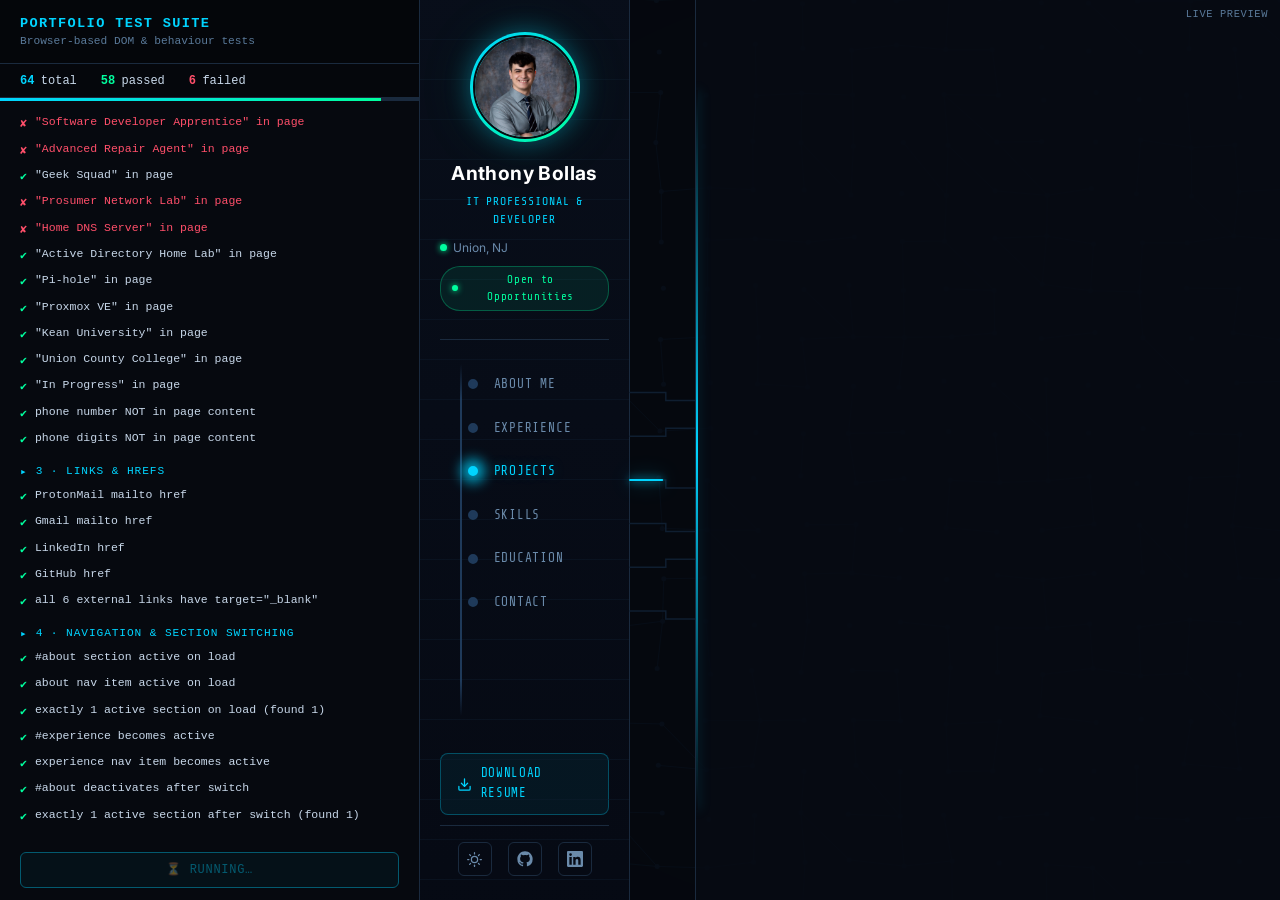
<file: tests/browser-tests.html>
<!DOCTYPE html>
<html lang="en">
<head>
  <meta charset="UTF-8" />
  <meta name="viewport" content="width=device-width, initial-scale=1.0" />
  <title>Portfolio — Browser Test Suite</title>
  <style>
    :root {
      --bg:     #06090f;
      --panel:  #0d1520;
      --border: #1a2a3e;
      --cyan:   #00d4ff;
      --green:  #00ff9f;
      --red:    #ff4f6a;
      --yellow: #ffd166;
      --text:   #c8d8ea;
      --dim:    #5a7a9a;
    }

    * { box-sizing: border-box; margin: 0; padding: 0; }

    body {
      font-family: 'Consolas', 'Courier New', monospace;
      background: var(--bg);
      color: var(--text);
      display: grid;
      grid-template-columns: 420px 1fr;
      height: 100vh;
      overflow: hidden;
    }

    /* ── Left panel: test output ── */
    #test-panel {
      display: flex;
      flex-direction: column;
      border-right: 1px solid var(--border);
      overflow: hidden;
    }

    #test-header {
      padding: 1rem 1.25rem;
      border-bottom: 1px solid var(--border);
      background: rgba(0,0,0,0.3);
    }

    #test-header h1 {
      font-size: 0.85rem;
      color: var(--cyan);
      letter-spacing: 0.1em;
      text-transform: uppercase;
      margin-bottom: 0.25rem;
    }

    #test-header p {
      font-size: 0.7rem;
      color: var(--dim);
    }

    #summary-bar {
      padding: 0.6rem 1.25rem;
      display: flex;
      gap: 1.5rem;
      font-size: 0.75rem;
      border-bottom: 1px solid var(--border);
      background: rgba(0,0,0,0.2);
    }

    .stat { display: flex; align-items: center; gap: 0.4rem; }
    .stat .val { font-weight: bold; }
    .stat.pass .val { color: var(--green); }
    .stat.fail .val { color: var(--red); }
    .stat.total .val { color: var(--cyan); }

    #progress-bar-wrap {
      height: 3px;
      background: var(--border);
    }
    #progress-bar {
      height: 100%;
      background: linear-gradient(90deg, var(--cyan), var(--green));
      width: 0%;
      transition: width 0.3s ease;
    }

    #test-output {
      flex: 1;
      overflow-y: auto;
      padding: 0.75rem 0;
      scrollbar-width: thin;
      scrollbar-color: var(--border) transparent;
    }

    .suite-label {
      font-size: 0.7rem;
      color: var(--cyan);
      padding: 0.8rem 1.25rem 0.3rem;
      letter-spacing: 0.08em;
      text-transform: uppercase;
      display: flex;
      align-items: center;
      gap: 0.5rem;
    }

    .suite-label::before {
      content: '▸';
      color: var(--cyan);
    }

    .test-row {
      display: flex;
      align-items: flex-start;
      gap: 0.5rem;
      padding: 0.22rem 1.25rem;
      font-size: 0.72rem;
      line-height: 1.5;
    }

    .test-icon { flex-shrink: 0; margin-top: 2px; }
    .test-icon.p { color: var(--green); }
    .test-icon.f { color: var(--red); }
    .test-icon.s { color: var(--yellow); }

    .test-label { flex: 1; color: var(--text); }
    .test-label.fail { color: var(--red); }
    .test-reason { color: var(--dim); font-size: 0.65rem; margin-top: 1px; }

    #run-btn {
      margin: 0.75rem 1.25rem;
      padding: 0.6rem 1rem;
      background: rgba(0,212,255,0.1);
      border: 1px solid var(--cyan);
      border-radius: 6px;
      color: var(--cyan);
      font-family: inherit;
      font-size: 0.75rem;
      letter-spacing: 0.06em;
      text-transform: uppercase;
      cursor: pointer;
      transition: all 0.2s;
    }
    #run-btn:hover { background: rgba(0,212,255,0.2); }
    #run-btn:disabled { opacity: 0.4; cursor: not-allowed; }

    /* ── Right panel: iframe ── */
    #preview-panel {
      position: relative;
      overflow: hidden;
    }

    #preview-label {
      position: absolute;
      top: 0.5rem;
      right: 0.75rem;
      font-size: 0.65rem;
      color: var(--dim);
      letter-spacing: 0.06em;
      text-transform: uppercase;
      z-index: 10;
    }

    #portfolio-frame {
      width: 100%;
      height: 100%;
      border: none;
      display: block;
    }

    /* Highlight overlay for DOM inspection */
    #highlight-overlay {
      position: absolute;
      pointer-events: none;
      border: 2px solid var(--cyan);
      box-shadow: 0 0 12px var(--cyan);
      border-radius: 4px;
      opacity: 0;
      transition: opacity 0.2s;
      z-index: 20;
    }
  </style>
</head>
<body>

<!-- ══ LEFT: Test Panel ══ -->
<div id="test-panel">
  <div id="test-header">
    <h1>Portfolio Test Suite</h1>
    <p>Browser-based DOM &amp; behaviour tests</p>
  </div>

  <div id="summary-bar">
    <div class="stat total"><span class="val" id="s-total">0</span> total</div>
    <div class="stat pass" ><span class="val" id="s-pass">0</span> passed</div>
    <div class="stat fail" ><span class="val" id="s-fail">0</span> failed</div>
  </div>
  <div id="progress-bar-wrap"><div id="progress-bar"></div></div>

  <div id="test-output"></div>
  <button id="run-btn" onclick="runAll()">▶ Run Tests</button>
</div>

<!-- ══ RIGHT: Portfolio iframe ══ -->
<div id="preview-panel">
  <span id="preview-label">Live Preview</span>
  <iframe id="portfolio-frame" src="../index.html" id="portfolio-frame"></iframe>
  <div id="highlight-overlay"></div>
</div>

<script>
// ── State ────────────────────────────────────────────────────────────────────
let passed = 0, failed = 0, skipped = 0;
const output = document.getElementById('test-output');

function resetState() {
  passed = failed = skipped = 0;
  output.innerHTML = '';
  updateSummary();
}

function updateSummary() {
  const total = passed + failed + skipped;
  document.getElementById('s-total').textContent = total;
  document.getElementById('s-pass').textContent  = passed;
  document.getElementById('s-fail').textContent  = failed;
  document.getElementById('progress-bar').style.width =
    total ? Math.round((passed / total) * 100) + '%' : '0%';
}

// ── Rendering ────────────────────────────────────────────────────────────────
function addSuite(name) {
  const el = document.createElement('div');
  el.className = 'suite-label';
  el.textContent = name;
  output.appendChild(el);
}

function addResult(label, ok, reason = '') {
  const row = document.createElement('div');
  row.className = 'test-row';

  const icon = document.createElement('span');
  icon.className = 'test-icon ' + (ok ? 'p' : 'f');
  icon.textContent = ok ? '✔' : '✘';

  const body = document.createElement('div');
  const lbl = document.createElement('div');
  lbl.className = 'test-label' + (ok ? '' : ' fail');
  lbl.textContent = label;
  body.appendChild(lbl);

  if (!ok && reason) {
    const r = document.createElement('div');
    r.className = 'test-reason';
    r.textContent = reason;
    body.appendChild(r);
  }

  row.appendChild(icon);
  row.appendChild(body);
  output.appendChild(row);
  output.scrollTop = output.scrollHeight;
  updateSummary();
}

function assert(condition, label, reason = '') {
  if (condition) { passed++; addResult(label, true); }
  else           { failed++; addResult(label, false, reason); }
}

function skip(label) {
  skipped++;
  const row = document.createElement('div');
  row.className = 'test-row';
  row.innerHTML = `<span class="test-icon s">⊘</span><div class="test-label" style="color:var(--dim)">${label}</div>`;
  output.appendChild(row);
  updateSummary();
}

// ── Helpers ───────────────────────────────────────────────────────────────────
function getDoc() {
  return document.getElementById('portfolio-frame').contentDocument;
}

function getWin() {
  return document.getElementById('portfolio-frame').contentWindow;
}

function q(sel)    { return getDoc().querySelector(sel); }
function qAll(sel) { return getDoc().querySelectorAll(sel); }

function sleep(ms) {
  return new Promise(r => setTimeout(r, ms));
}

// Click a nav item inside the iframe
function clickNav(sectionId) {
  const item = getDoc().querySelector(`[data-section="${sectionId}"]`);
  if (item) item.click();
}

// ── Test Suites ───────────────────────────────────────────────────────────────

async function testStructure() {
  addSuite('1 · DOM Structure');

  assert(!!q('#circuit-canvas'),    '#circuit-canvas exists');
  assert(!!q('#trace-svg'),         '#trace-svg exists');
  assert(!!q('#circuit-nav'),       '#circuit-nav exists');
  assert(!!q('.sidebar'),           '.sidebar exists');
  assert(!!q('.content-area'),      '.content-area exists');
  assert(!!q('.layout'),            '.layout exists');
  assert(!!q('.circuit-connector'), '.circuit-connector exists');

  // All 6 sections
  const sections = ['about','experience','projects','skills','education','contact'];
  for (const id of sections) {
    assert(!!q(`#${id}`), `section #${id} exists`);
  }

  // All 6 nav items
  for (const id of sections) {
    assert(!!q(`[data-section="${id}"]`), `nav item data-section="${id}" exists`);
  }

  // Profile elements
  assert(!!q('.avatar'),       '.avatar img exists');
  assert(!!q('.profile-name'), '.profile-name exists');
  assert(!!q('.dot-pulse'),    'location pulse dot exists');

  // Content cards count
  assert(qAll('.timeline-item').length >= 3,  `timeline items ≥ 3 (found ${qAll('.timeline-item').length})`);
  assert(qAll('.project-card').length  >= 3,  `project cards ≥ 3 (found ${qAll('.project-card').length})`);
  assert(qAll('.skill-group').length   >= 5,  `skill groups ≥ 5 (found ${qAll('.skill-group').length})`);
  assert(qAll('.edu-card').length      >= 3,  `edu cards ≥ 3 (found ${qAll('.edu-card').length})`);
  assert(qAll('.contact-card').length  >= 4,  `contact cards ≥ 4 (found ${qAll('.contact-card').length})`);

  // Trips
  assert(!!q('#trips-grid'),        '#trips-grid exists');
  assert(!!q('.placeholder-card'),  'trip photo placeholder card exists');
}

async function testContent() {
  addSuite('2 · Content');

  const body = getDoc().body.textContent;
  const check = (text, label) => assert(body.includes(text), label || `"${text}" in page`);

  check('Anthony Bollas');
  check('Union, NJ');
  check('IT Professional');
  check('5+ years');
  check('CompTIA Network+');
  check('Hiking');
  check('Taking Trips');
  check('Self Care');
  check('Always Learning');
  check('Apple Specialist');
  check('Software Developer Apprentice');
  check('Advanced Repair Agent');
  check('Geek Squad');
  check('Prosumer Network Lab');
  check('Home DNS Server');
  check('Active Directory Home Lab');
  check('Pi-hole');
  check('Proxmox VE');
  check('Kean University');
  check('Union County College');
  check('In Progress');

  // Phone number must NOT appear
  assert(!body.includes('973-873'), 'phone number NOT in page content');
  assert(!body.includes('873-4304'), 'phone digits NOT in page content');
}

async function testLinks() {
  addSuite('3 · Links & Hrefs');

  const links = Array.from(qAll('a'));
  const hrefs = links.map(l => l.getAttribute('href') || '');

  assert(hrefs.some(h => h === 'mailto:anthonybollas@proton.me'), 'ProtonMail mailto href');
  assert(hrefs.some(h => h === 'mailto:bollascareer@gmail.com'),  'Gmail mailto href');
  assert(hrefs.some(h => h.includes('linkedin.com/in/realtone')), 'LinkedIn href');
  assert(hrefs.some(h => h.includes('github.com/abollas99')),     'GitHub href');

  // External links open in new tab
  const external = links.filter(l => {
    const h = l.getAttribute('href') || '';
    return h.startsWith('http');
  });
  const allBlank = external.every(l => l.getAttribute('target') === '_blank');
  assert(allBlank, `all ${external.length} external links have target="_blank"`);
}

async function testNavigation() {
  addSuite('4 · Navigation & Section Switching');

  // About should be active by default
  const aboutSection = q('#about');
  const aboutNav     = q('[data-section="about"]');
  assert(aboutSection.classList.contains('active'), '#about section active on load');
  assert(aboutNav.classList.contains('active'),     'about nav item active on load');

  // Only one section active at a time
  let activeSections = qAll('.content-box.active');
  assert(activeSections.length === 1, `exactly 1 active section on load (found ${activeSections.length})`);

  // Switch to Experience
  clickNav('experience');
  await sleep(600);

  const expSection = q('#experience');
  const expNav     = q('[data-section="experience"]');
  assert(expSection.classList.contains('active'),   '#experience becomes active');
  assert(expNav.classList.contains('active'),       'experience nav item becomes active');
  assert(!aboutSection.classList.contains('active'), '#about deactivates after switch');

  activeSections = qAll('.content-box.active');
  assert(activeSections.length === 1, `exactly 1 active section after switch (found ${activeSections.length})`);

  // Cycle through all sections
  const ids = ['projects','skills','education','contact','about'];
  for (const id of ids) {
    clickNav(id);
    await sleep(550);
    const sec = q(`#${id}`);
    assert(sec.classList.contains('active'), `#${id} activates on click`);
  }
}

async function testCircuitTraces() {
  addSuite('5 · Circuit Trace SVG');

  const svg = q('#trace-svg');
  assert(!!svg, '#trace-svg element exists');

  // After init, SVG should contain path elements (buildTraces runs on load)
  await sleep(300);
  const paths = svg.querySelectorAll('path');
  assert(paths.length >= 6, `SVG has ≥ 6 path elements after init (found ${paths.length})`);

  // At least one path should be visible (opacity 1) for the active section
  const visiblePaths = Array.from(paths).filter(p => {
    const op = p.style.opacity;
    return op === '1' || op === '';
  });
  assert(visiblePaths.length >= 1, `at least 1 visible active trace path (found ${visiblePaths.length})`);

  // SVG has a viewBox
  assert(svg.hasAttribute('viewBox'), 'trace SVG has viewBox attribute');

  // Charge dot circles
  const circles = svg.querySelectorAll('circle');
  assert(circles.length >= 1, `SVG contains ≥ 1 charge dot circle (found ${circles.length})`);
}

async function testCircuitBackground() {
  addSuite('6 · Circuit Background Canvas');

  const canvas = q('#circuit-canvas');
  assert(!!canvas, '#circuit-canvas element exists');

  // Canvas should have been sized by circuit-bg.js
  const w = parseInt(canvas.getAttribute('width')  || canvas.width);
  const h = parseInt(canvas.getAttribute('height') || canvas.height);
  assert(w > 100, `canvas width set (${w}px)`);
  assert(h > 100, `canvas height set (${h}px)`);

  // Canvas position
  const style = getWin().getComputedStyle(canvas);
  assert(style.position === 'fixed', 'canvas is position: fixed');
}

async function testStyles() {
  addSuite('7 · CSS & Visual Styles');

  const win = getWin();

  // Sidebar background should be dark
  const sidebar = q('.sidebar');
  assert(!!sidebar, '.sidebar renders');
  const sbStyle = win.getComputedStyle(sidebar);
  assert(sbStyle.display !== 'none', 'sidebar is visible');

  // Layout should be a grid
  const layout = q('.layout');
  const layStyle = win.getComputedStyle(layout);
  assert(layStyle.display === 'grid', '.layout uses CSS grid');

  // Content area
  const contentArea = q('.content-area');
  const caStyle = win.getComputedStyle(contentArea);
  assert(caStyle.overflow === 'hidden', '.content-area overflow is hidden');

  // Active section is not display:none
  const activeSection = q('.content-box.active');
  if (activeSection) {
    const asStyle = win.getComputedStyle(activeSection);
    assert(asStyle.display !== 'none', 'active .content-box is not display:none');
    assert(parseFloat(asStyle.opacity) > 0.5, 'active .content-box has opacity > 0.5');
  }

  // Avatar ring exists and is visible
  const ring = q('.avatar-ring');
  assert(!!ring, '.avatar-ring exists');
  const ringStyle = win.getComputedStyle(ring);
  assert(ringStyle.display !== 'none', '.avatar-ring is visible');
}

async function testResponsiveness() {
  addSuite('8 · Resilience Checks');

  // Clicking the already-active nav item should not break anything
  const before = q('.content-box.active')?.id;
  clickNav(before);
  await sleep(400);
  const after = q('.content-box.active')?.id;
  assert(before === after, 'clicking active nav item does not change section');

  // Rapid nav clicks should settle cleanly
  clickNav('experience');
  clickNav('projects');
  clickNav('skills');
  await sleep(700);
  const settled = q('.content-box.active');
  assert(settled?.id === 'skills', 'rapid clicks settle on last-clicked section');
  assert(qAll('.content-box.active').length === 1, 'exactly 1 section active after rapid clicks');
}

// ── Run All ───────────────────────────────────────────────────────────────────
async function runAll() {
  const btn = document.getElementById('run-btn');
  btn.disabled = true;
  btn.textContent = '⏳ Running…';
  resetState();

  // Wait for iframe to be fully loaded
  const frame = document.getElementById('portfolio-frame');
  if (!frame.contentDocument || frame.contentDocument.readyState !== 'complete') {
    await new Promise(r => frame.addEventListener('load', r, { once: true }));
  }
  // Extra wait for JS init (buildTraces, canvas)
  await sleep(400);

  try {
    await testStructure();
    await testContent();
    await testLinks();
    await testNavigation();
    await testCircuitTraces();
    await testCircuitBackground();
    await testStyles();
    await testResponsiveness();
  } catch (err) {
    failed++;
    addResult('Unexpected test error: ' + err.message, false, err.stack?.split('\n')[1] || '');
    updateSummary();
  }

  btn.disabled = false;
  const allPassed = failed === 0;
  btn.textContent = allPassed
    ? `✔ All ${passed} passed — Run Again`
    : `✘ ${failed} failed — Run Again`;
  btn.style.borderColor = allPassed ? 'var(--green)' : 'var(--red)';
  btn.style.color       = allPassed ? 'var(--green)' : 'var(--red)';
}

// Auto-run when iframe finishes loading
document.getElementById('portfolio-frame').addEventListener('load', () => {
  setTimeout(runAll, 300);
});
</script>
</body>
</html>
</file>
